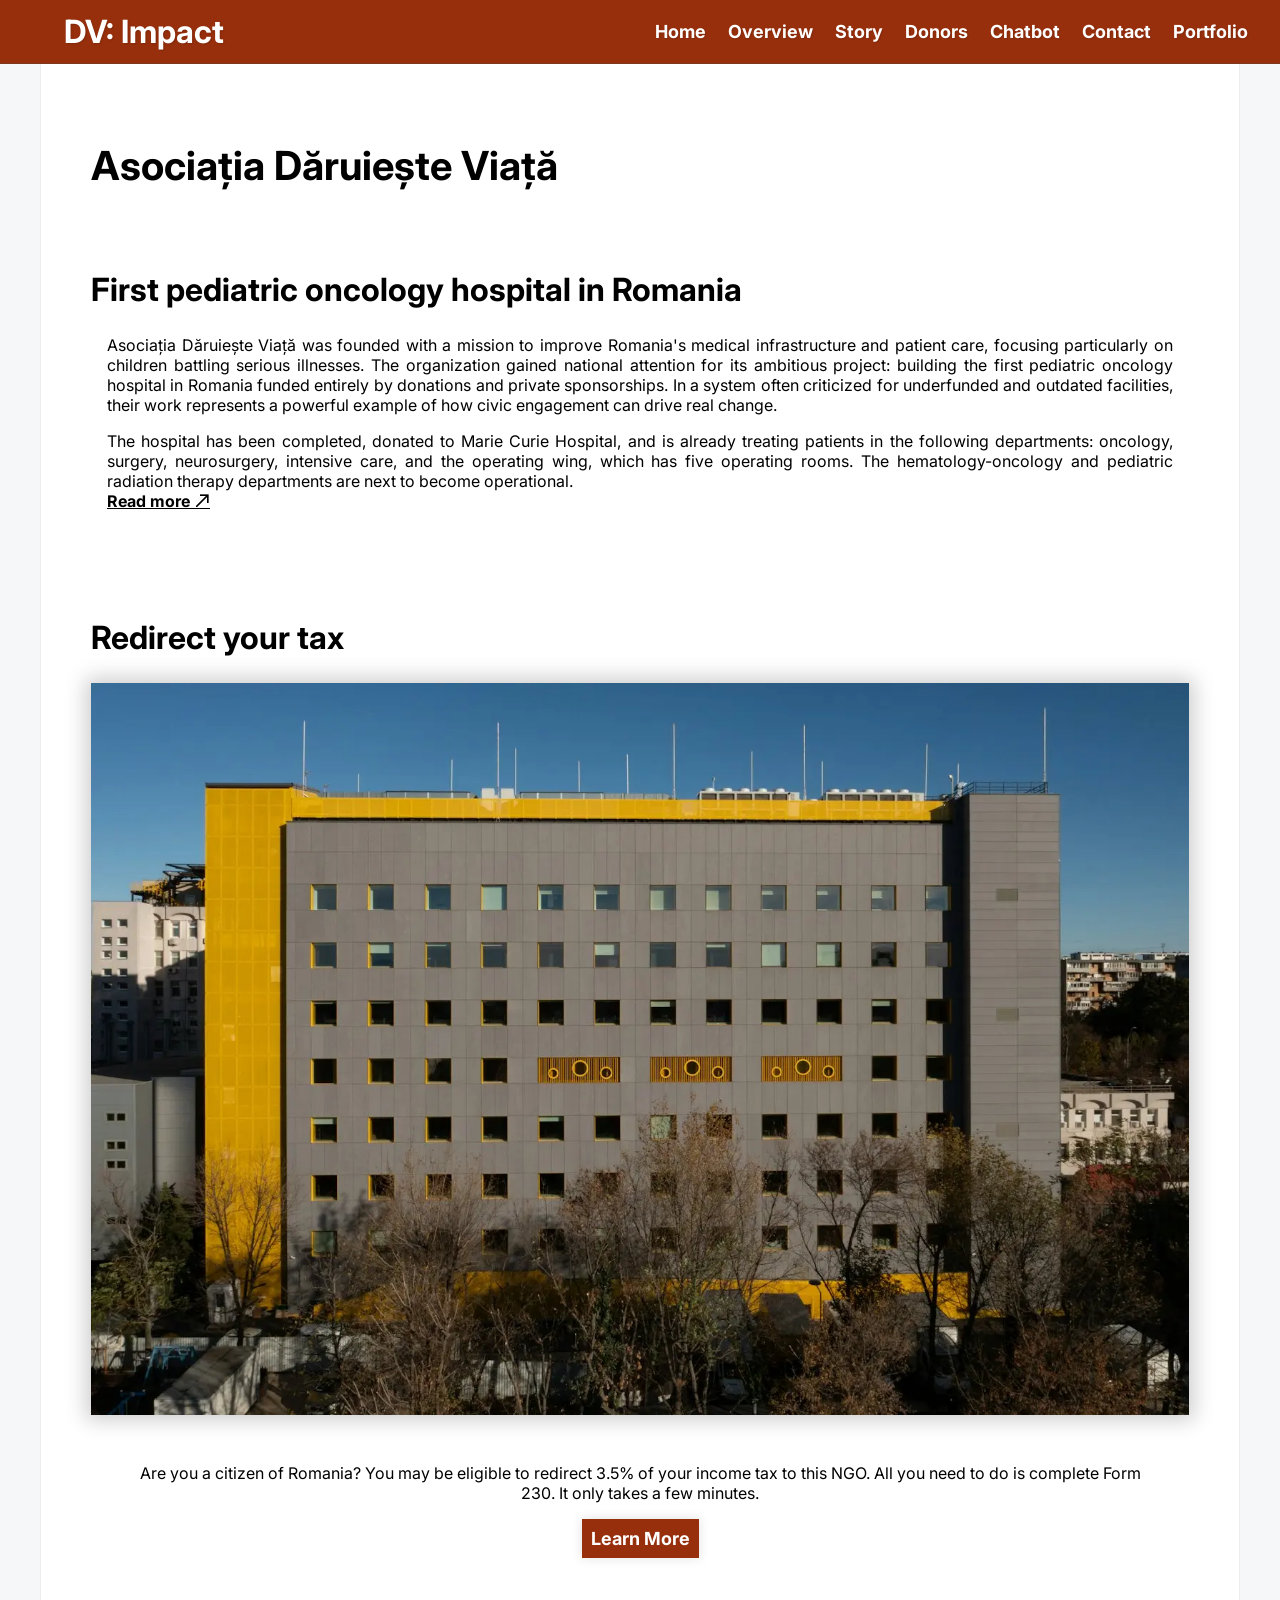
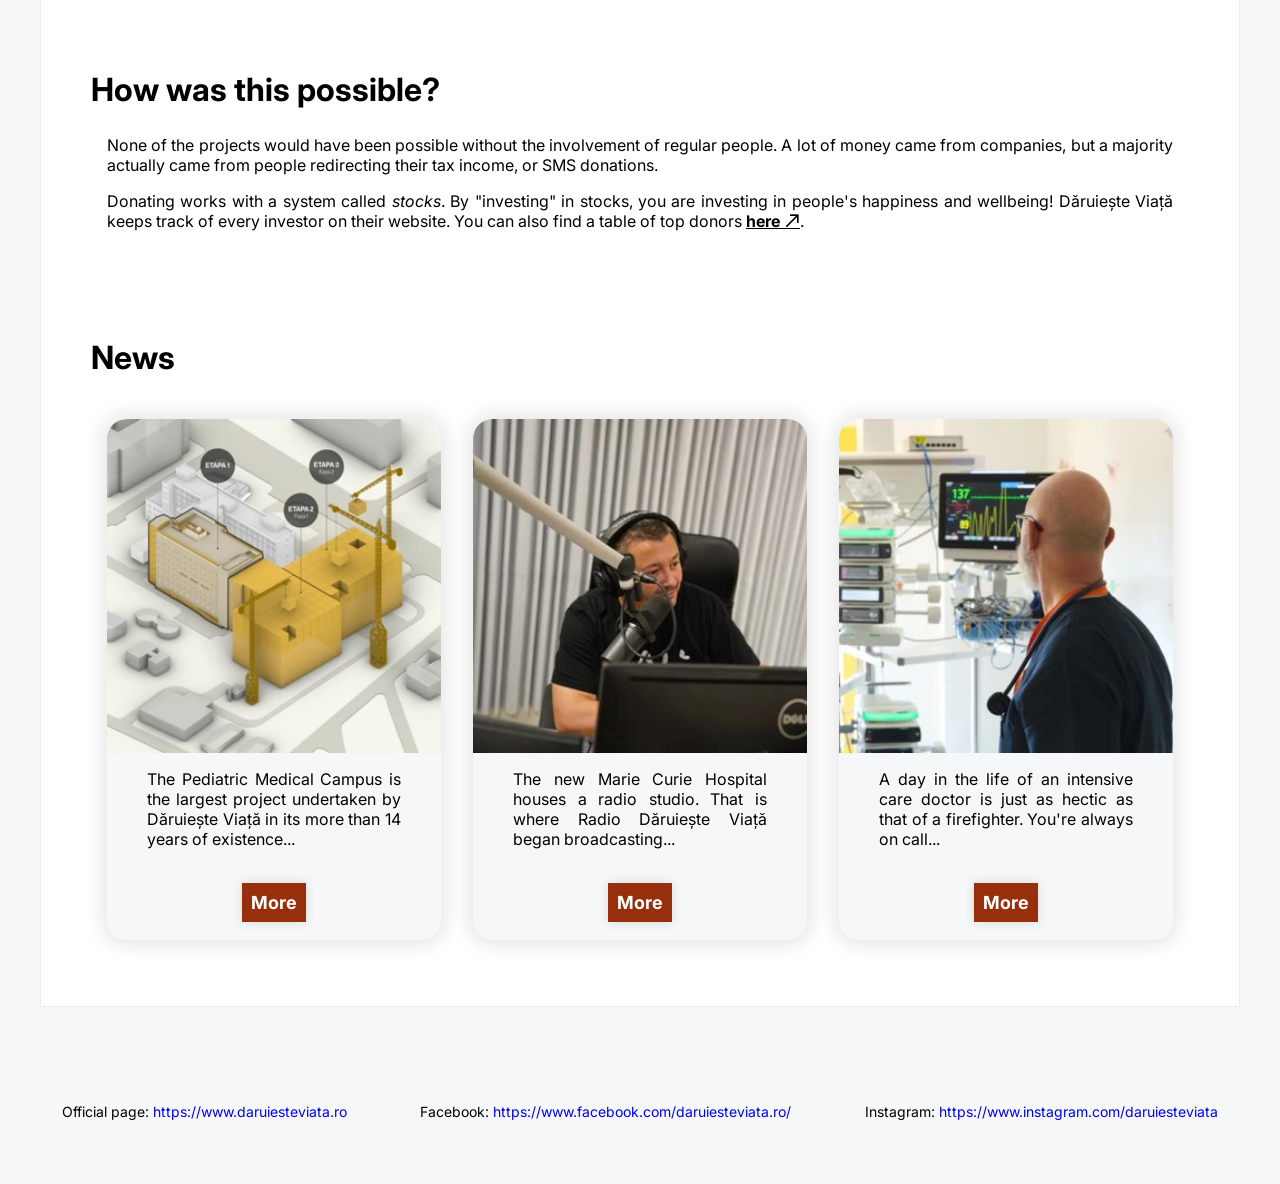
<file: index.html>
<!DOCTYPE html>
<html lang="en">
    <head>
        <meta charset="UTF-8">
        <meta name="viewport" content="width=device-width, initial-scale=1">
        <title>Dăruiește Viață | The Children's Hospital</title>
        <link rel="stylesheet" type="text/css" href="css/style.css"> 

        <link rel="preconnect" href="https://fonts.googleapis.com">
        <link rel="preconnect" href="https://fonts.gstatic.com" crossorigin>
        <link href="https://fonts.googleapis.com/css2?family=Inter:ital,opsz,wght@0,14..32,100..900;1,14..32,100..900&display=swap" rel="stylesheet">
    </head>
    <body id="body">
        <a href="#main-content" class="skip-link">Skip to main content</a>
        <nav>
            <div id="navdiv">
                <a href="index.html" id="navhome">DV: Impact</a>
                <div id="navcontrols">
                    <a href="index.html">Home</a>
                    <a href="overview.html">Overview</a>
                    <a href="content.html">Story</a>
                    <a href="data.html">Donors</a>
                    <a href="chatbot.html">Chatbot</a>
                    <a href="contact.html">Contact</a>
                    <a href="portfolio.html">Portfolio</a>
                </div>
            </div>
        </nav>
        <main id="main-content">
            <div class="maindiv">
                <h1>Asociația Dăruiește Viață</h1>
                <section class="text">
                    <h2>First pediatric oncology hospital in Romania</h2>
                    <p>
                        Asociația Dăruiește Viață was founded with a mission to improve Romania's medical infrastructure and patient care, focusing particularly on children battling serious illnesses. The organization gained national attention for its ambitious project: building the first pediatric oncology hospital in Romania funded entirely by donations and private sponsorships. In a system often criticized for underfunded and outdated facilities, their work represents a powerful example of how civic engagement can drive real change.
                    </p>
                    <p>
                        The hospital has been completed, donated to Marie Curie Hospital, and is already treating patients in the following departments: oncology, surgery, neurosurgery, intensive care, and the operating wing, which has five operating rooms. The hematology-oncology and pediatric radiation therapy departments are next to become operational.
                        <br><a href="content.html" class="redirect">Read more 🡥</a>
                    </p>
                </section>
                <section class="card">
                    <h2>Redirect your tax</h2>
                    <div class="row">
                        <img src="assets/hospital-exterior-1.webp" alt="Exterior of the Marie Curie Hospital">
                        <div class="column">
                            <p style="text-align: center;">
                                Are you a citizen of Romania? You may be eligible to redirect 3.5% of your income tax to this NGO.
                                All you need to do is complete Form 230. It only takes a few minutes.

                            </p>
                            <a href="https://daruiesteviata.ro/redirectioneaza" class="redirect-button">Learn More</a>
                        </div>
                    </div>
                </section>
                <section class="text">
                    <h2>How was this possible?</h2>
                    <p>
                        None of the projects would have been possible without the involvement of regular people. A lot of money came from companies, but a majority actually came from people redirecting their tax income, or SMS donations.
                    </p>
                    <p>
                        Donating works with a system called <i>stocks</i>. By "investing" in stocks, you are investing in people's happiness and wellbeing! Dăruiește Viață keeps track of every investor on their website. You can also find a table of top donors
                        <a href="data.html" class="redirect">here 🡥</a>.   
                    </p>
                </section>
                <section class="card">
                    <h2>News</h2>
                    <div class="row">
                        <div class="newscard">
                            <img loading="lazy" src="assets/hospital-scheme.webp" alt="Scheme of the hospital">
                            <p>The Pediatric Medical Campus is the largest project undertaken by Dăruiește Viață in its more than 14 years of existence...</p>
                            <a href="https://www.daruiesteviata.ro/blog/articol/jurnal-de-campus-munca-din-spatele-muncii" class="redirect-button">More</a>
                        </div>
                        <div class="newscard">
                            <img loading="lazy" src="assets/dv-radio.webp" alt="Radio broadcast">
                            <p>The new Marie Curie Hospital houses a radio studio. That is where Radio Dăruiește Viață began broadcasting...</p>
                            <a href="https://www.daruiesteviata.ro/blog/articol/radio-daruieste-viata-da-voce-binelui" class="redirect-button">More</a>
                        </div>
                        <div class="newscard">
                            <img loading="lazy" src="assets/hospital-doctor.webp" alt="Hospital Doctor">
                            <p>A day in the life of an intensive care doctor is just as hectic as that of a firefighter. You're always on call...</p>
                            <a href="https://www.daruiesteviata.ro/blog/articol/oamenii-spitalului-sectia-ati-anestezie-si-terapie-intensiva" class="redirect-button">More</a>
                        </div>
                    </div>
                </section>
            </div>
        </main>
        <footer>
            <div class="row">
                <div>Official page: <a href="https://www.daruiesteviata.ro">https://www.daruiesteviata.ro</a></div>
                <div>Facebook: <a href="https://www.facebook.com/daruiesteviata.ro/">https://www.facebook.com/daruiesteviata.ro/</a></div>
                <div>Instagram: <a href="https://www.instagram.com/daruiesteviata">https://www.instagram.com/daruiesteviata</a></div>
            </div>
        </footer>
    </body>
    <script src="animation.js"></script>
</html>
</file>
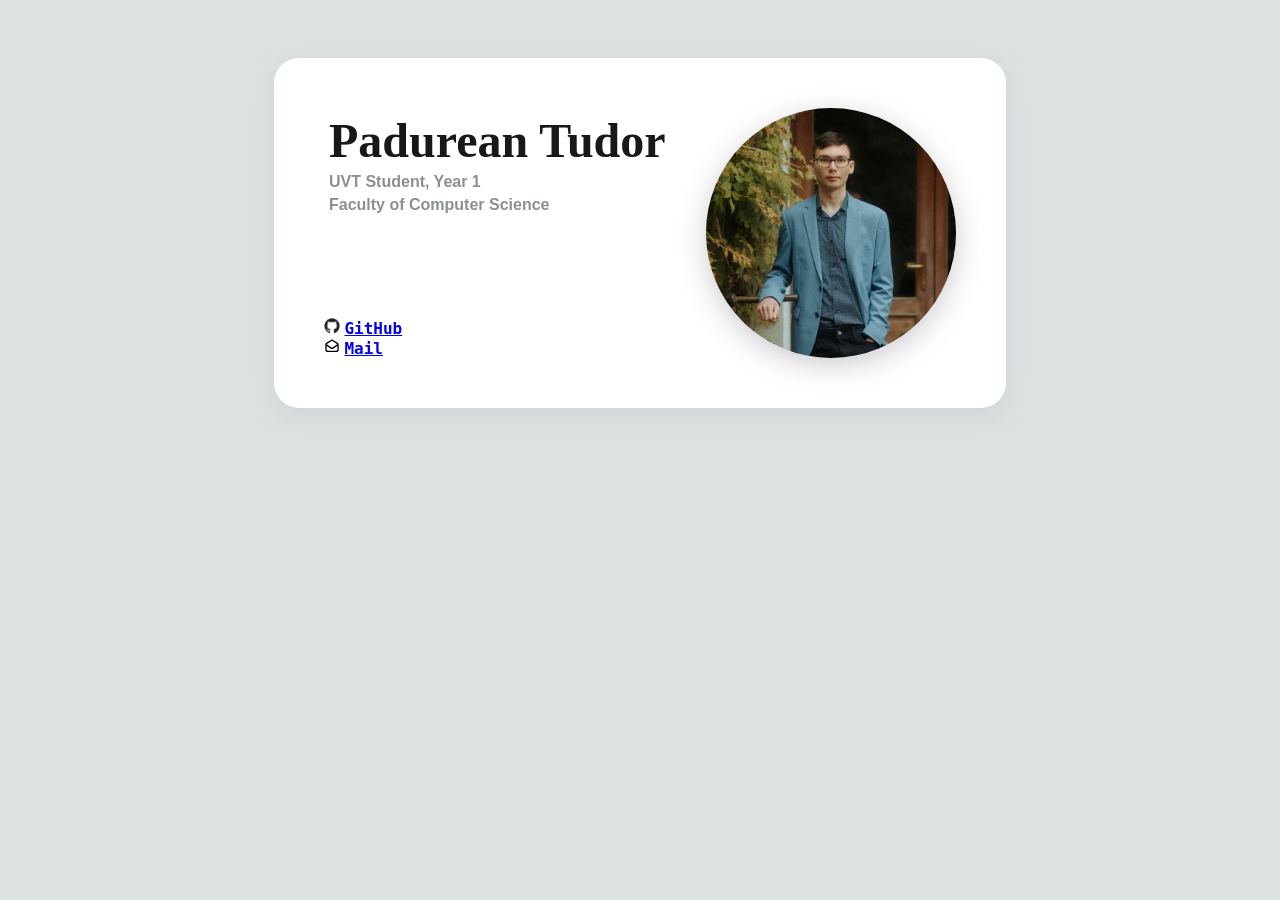
<file: card.html>
<!DOCTYPE html>
<html lang="en">
    <head>
        <title>Business Card</title>
        <meta charset="UTF-8">
        <meta name="viewport" content="width=device-width">
        <link rel="stylesheet" type="text/css" href="card.css"> 
    </head>
    <body style="background-color: #dce1e2;">
        <main>
            <div id="maindiv">
                <div id="card" class="flexrow">
                    <div class="flexcolumn">
                        <div>
                            <h1>Padurean Tudor</h1>
                            <h2>UVT Student, Year 1</h2>
                            <h2>Faculty of Computer Science</h2>
                        </div>
                        
                        <div>
                            <img alt="" src="assets/git_logo.png" class="logo"> 
                            <a class="contact" href="https://github.com/PadureanTudor">GitHub</a>
                            <br>
                            <img alt="" src="assets/mail.svg" class="logo"> 
                            <a class="contact" href="mailto:tudor.padurean06@e-uvt.ro">Mail</a>
                        </div>
                    </div>

                    <img src="assets/me.jpg" alt="An image of me" id="image">
                </div>
            </div>
        </main>
    </body>
</html>
</file>
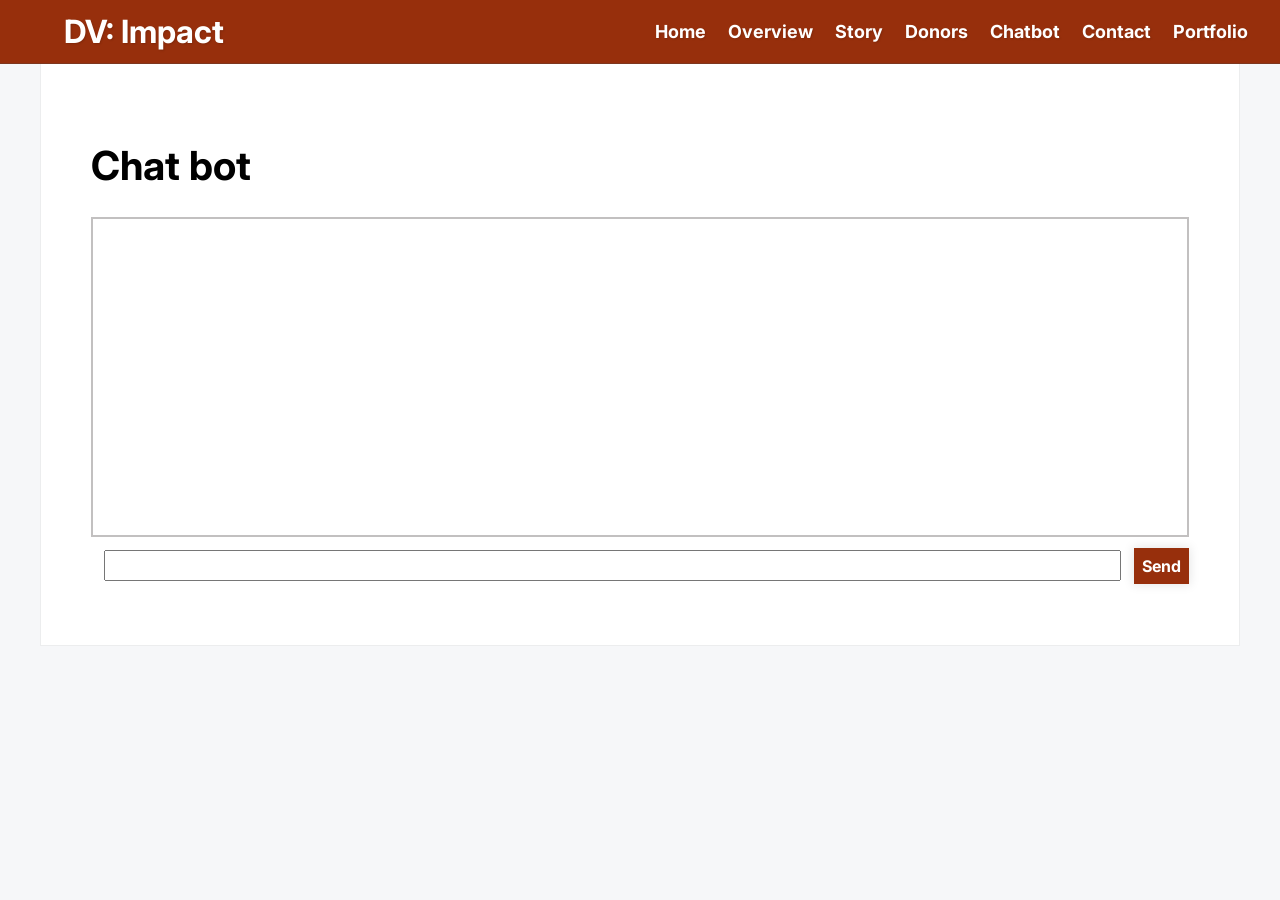
<file: chatbot.html>
<!DOCTYPE html>
<html lang="en">
    <head>
        <meta charset="UTF-8">
        <meta name="viewport" content="width=device-width">
        <title>Dăruiește Viață | The Children's Hospital</title>
        <link rel="stylesheet" type="text/css" href="css/style.css"> 
        <link rel="stylesheet" type="text/css" href="css/chatbot.css"> 

        <link rel="preconnect" href="https://fonts.googleapis.com">
        <link rel="preconnect" href="https://fonts.gstatic.com" crossorigin>
        <link href="https://fonts.googleapis.com/css2?family=Inter:ital,opsz,wght@0,14..32,100..900;1,14..32,100..900&display=swap" rel="stylesheet">
    </head>
    <body id="body">
        <a href="#main-content" class="skip-link">Skip to main content</a>
        <nav>
            <div id="navdiv">
                <a href="index.html" id="navhome">DV: Impact</a>
                <div id="navcontrols">
                    <a href="index.html">Home</a>
                    <a href="overview.html">Overview</a>
                    <a href="content.html">Story</a>
                    <a href="data.html">Donors</a>
                    <a href="chatbot.html">Chatbot</a>
                    <a href="contact.html">Contact</a>
                    <a href="portfolio.html">Portfolio</a>
                </div>
            </div>
        </nav>
        <main id="main-content">
            <div class="maindiv">
                <h1>Chat bot</h1>
                <form id="chatbot-form" method="post" action="#" aria-label="Chatbot form">
                    <div id="messages" class="column"></div>
                    <div class="row">
                        <textarea id="chatbox" rows="1"></textarea>
                        <button id="send-message" type="submit">Send</button>
                    </div>
                </form>
            </div>
        </main>
        <script src="chatbot.js"></script>
    <script src="animation.js"></script>
    </body>
</html>
</file>
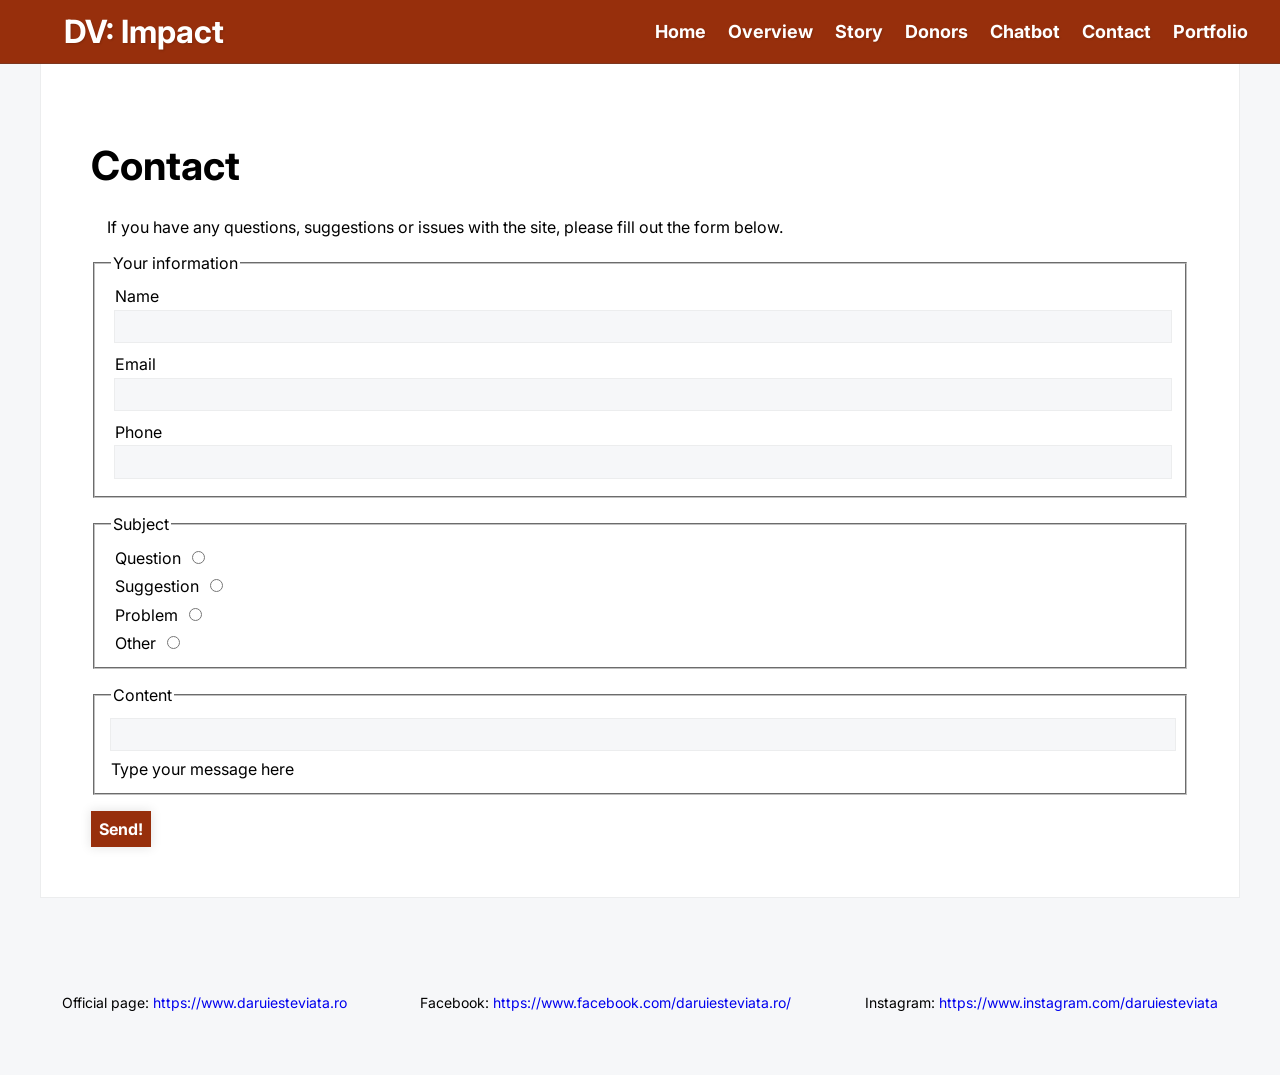
<file: contact.html>
<!DOCTYPE html>
<html lang="en">
    <head>
        <meta charset="UTF-8">
        <meta name="viewport" content="width=device-width">
        <title>Dăruiește Viață | The Children's Hospital</title>
        <link rel="stylesheet" type="text/css" href="css/style.css"> 

        <link rel="preconnect" href="https://fonts.googleapis.com">
        <link rel="preconnect" href="https://fonts.gstatic.com" crossorigin>
        <link href="https://fonts.googleapis.com/css2?family=Inter:ital,opsz,wght@0,14..32,100..900;1,14..32,100..900&display=swap" rel="stylesheet">
        <style>
            textarea {
                resize:none;
            }
        </style>
    </head>
    <body id="body">
        <a href="#main-content" class="skip-link">Skip to main content</a>
        <nav>
            <div id="navdiv">
                <a href="index.html" id="navhome">DV: Impact</a>
                <div id="navcontrols">
                    <a href="index.html">Home</a>
                    <a href="overview.html">Overview</a>
                    <a href="content.html">Story</a>
                    <a href="data.html">Donors</a>
                    <a href="chatbot.html">Chatbot</a>
                    <a href="contact.html">Contact</a>
                    <a href="portfolio.html">Portfolio</a>
                </div>
            </div>
        </nav>
        <main id="main-content">
            <div class="maindiv">
                <h1>Contact</h1>
                <p>
                    If you have any questions, suggestions or issues with the site, please fill out the form below.
                </p>
                <form method="post" action="#" aria-label="Contact form">
                    <fieldset id="contact-fieldset">
                        <legend>Your information</legend>
                        <div>
                            <label for="name">Name</label>
                            <input class="textinput" type="text" id="name" name="name" required>
                        </div>
                        <div>
                            <label for="email">Email</label>
                            <input class="textinput" type="email" id="email" name="email" required>
                        </div>
                        <div>
                            <label for="phone">Phone</label>
                            <input class="textinput" type="tel" id="phone" name="phone">
                        </div>
                    </fieldset>
                    <fieldset>
                        <legend>Subject</legend>
                        <div>
                            <label for="btn-question">Question</label>
                            <input type="radio" id="btn-question" name="subject" value="question" required>
                        </div>
                        <div>
                            <label for="btn-suggestion">Suggestion</label>
                            <input type="radio" id="btn-suggestion" name="subject" value="suggestion">
                        </div>
                        <div>
                            <label for="btn-problem">Problem</label>
                            <input type="radio" id="btn-problem" name="subject" value="problem">
                        </div>
                        <div>
                            <label for="btn-other">Other</label>
                            <input type="radio" id="btn-other" name="subject" value="other">
                        </div>
                    </fieldset>
                    <fieldset>
                        <legend>Content</legend>
                        <textarea class="textinput" id="message" name="message" aria-describedby="subject-hint" required></textarea>
                        <p id="subject-hint">Type your message here</p>
                    </fieldset>
                    <button type="submit">Send!</button>
                </form>
            </div>
        </main>
        <footer>
            <div class="row">
                <div>Official page: <a href="https://www.daruiesteviata.ro">https://www.daruiesteviata.ro</a></div>
                <div>Facebook: <a href="https://www.facebook.com/daruiesteviata.ro/">https://www.facebook.com/daruiesteviata.ro/</a></div>
                <div>Instagram: <a href="https://www.instagram.com/daruiesteviata">https://www.instagram.com/daruiesteviata</a></div>
            </div>
        </footer>
    <script src="animation.js"></script>
    </body>
</html>
</file>
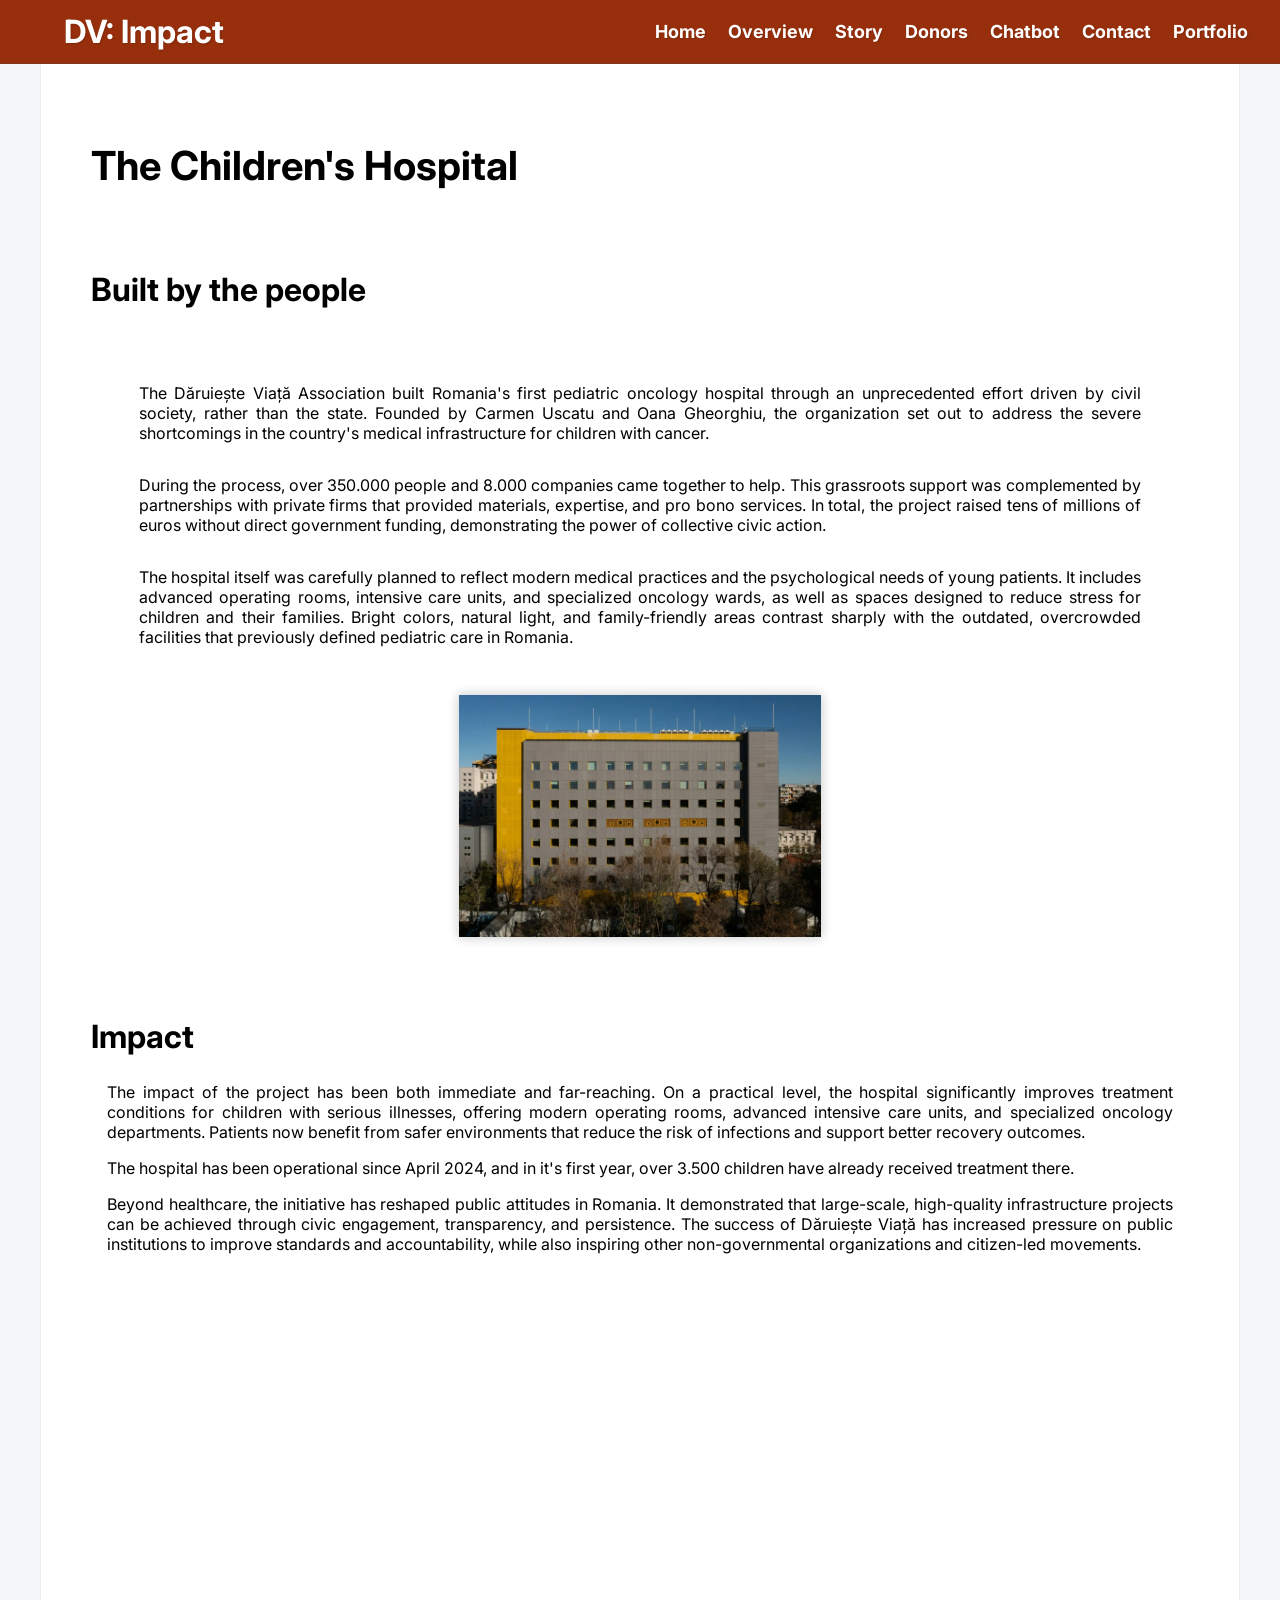
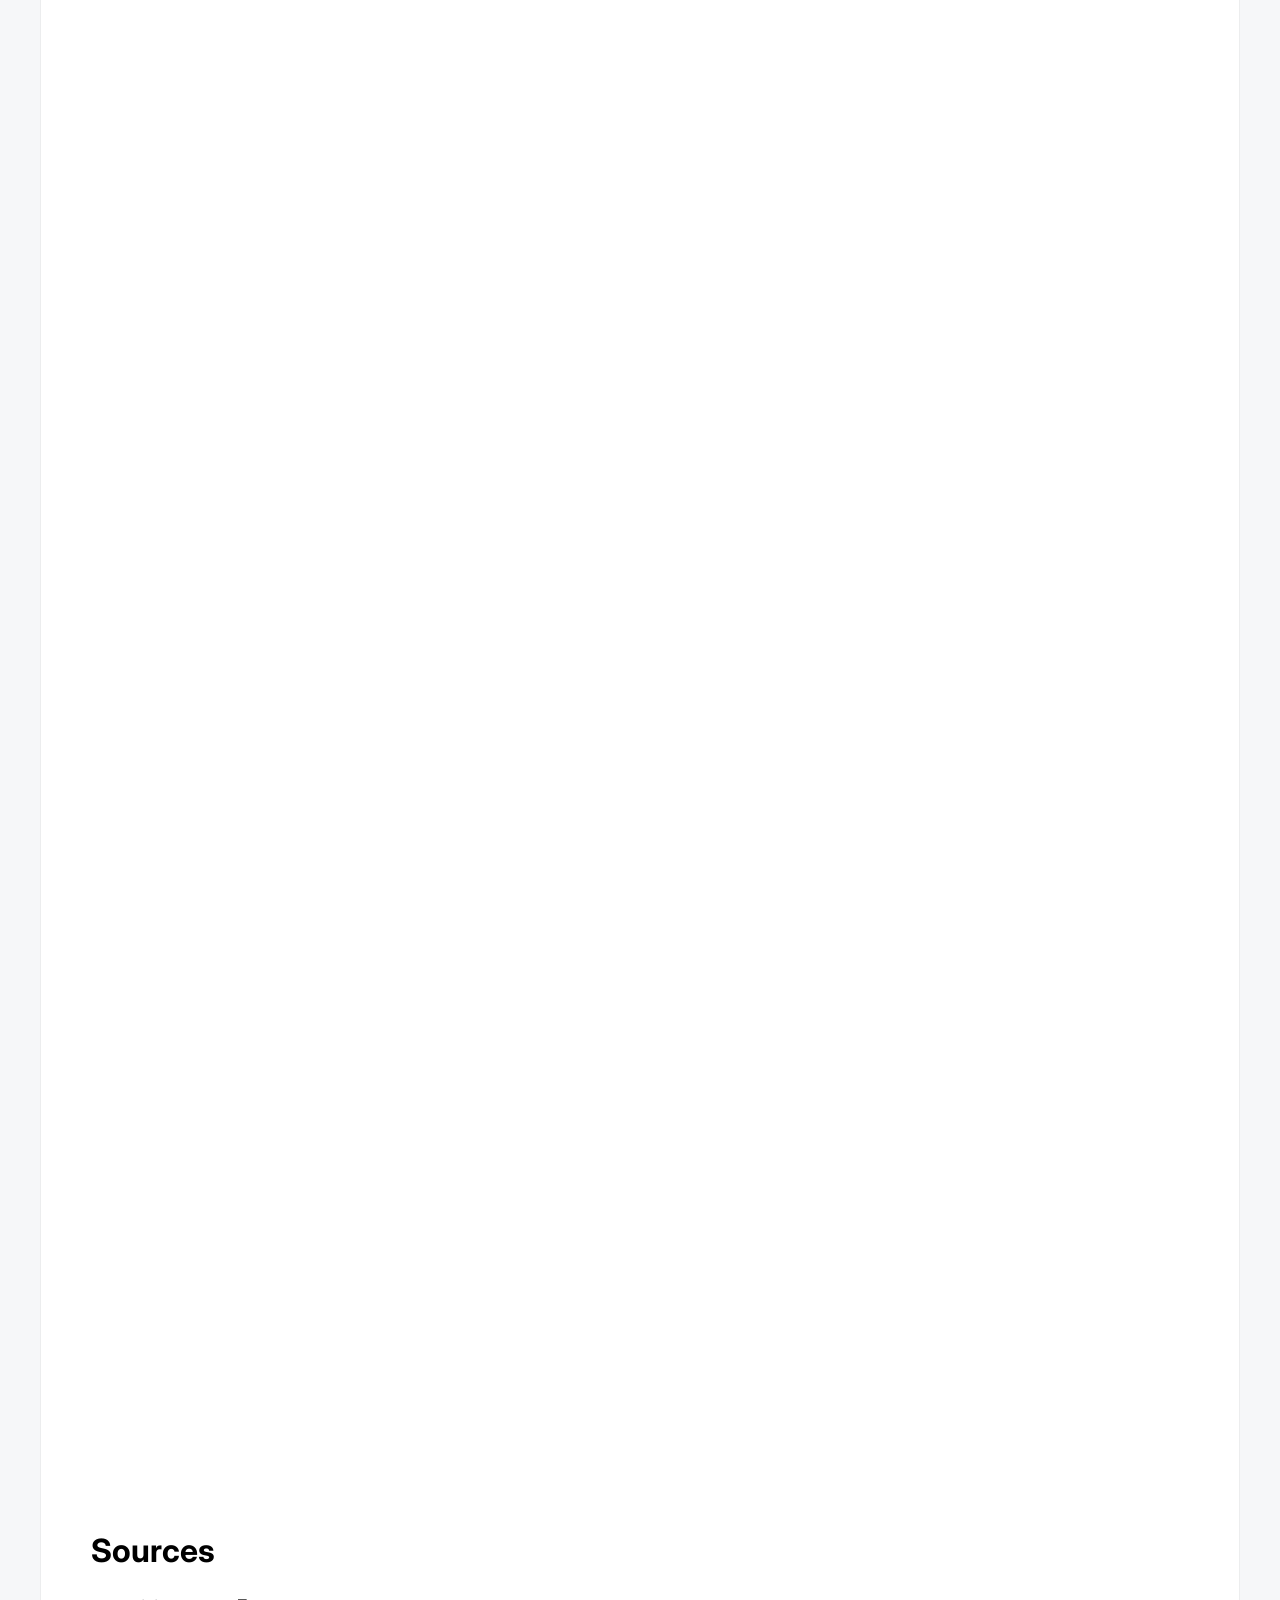
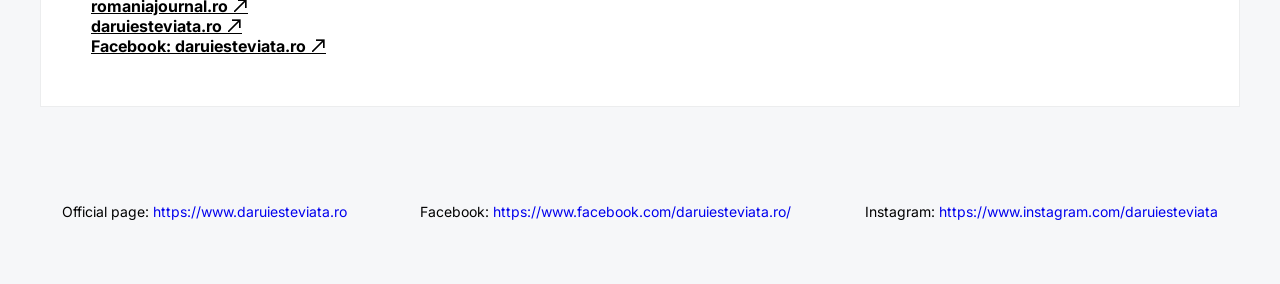
<file: content.html>
<!DOCTYPE html>
<html lang="en">
    <head>
        <meta charset="UTF-8">
        <meta name="viewport" content="width=device-width">
        <title>Dăruiește Viață | The Children's Hospital</title>
        <link rel="stylesheet" type="text/css" href="css/style.css"> 

        <link rel="preconnect" href="https://fonts.googleapis.com">
        <link rel="preconnect" href="https://fonts.gstatic.com" crossorigin>
        <link href="https://fonts.googleapis.com/css2?family=Inter:ital,opsz,wght@0,14..32,100..900;1,14..32,100..900&display=swap" rel="stylesheet">
    </head>
    <body id="body">
        <a href="#main-content" class="skip-link">Skip to main content</a>
        <nav>
            <div id="navdiv">
                <a href="index.html" id="navhome">DV: Impact</a>
                <div id="navcontrols">
                    <a href="index.html">Home</a>
                    <a href="overview.html">Overview</a>
                    <a href="content.html">Story</a>
                    <a href="data.html">Donors</a>
                    <a href="chatbot.html">Chatbot</a>
                    <a href="contact.html">Contact</a>
                    <a href="portfolio.html">Portfolio</a>
                </div>
            </div>
        </nav>
        <main id="main-content">
            <div class="maindiv">
                <h1>The Children's Hospital</h1>
                <section>
                    <h2>Built by the people</h2>
                    <div class="row">
                        <div class="column">
                            <p>
                                The Dăruiește Viață Association built Romania's first pediatric oncology hospital through an unprecedented effort driven by civil society, rather than the state. Founded by Carmen Uscatu and Oana Gheorghiu, the organization set out to address the severe shortcomings in the country's medical infrastructure for children with cancer.
                            </p>
                            <p>
                                During the process, over 350.000 people and 8.000 companies came together to help. This grassroots support was complemented by partnerships with private firms that provided materials, expertise, and pro bono services. In total, the project raised tens of millions of euros without direct government funding, demonstrating the power of collective civic action.
                            </p>
                            <p>
                                The hospital itself was carefully planned to reflect modern medical practices and the psychological needs of young patients. It includes advanced operating rooms, intensive care units, and specialized oncology wards, as well as spaces designed to reduce stress for children and their families. Bright colors, natural light, and family-friendly areas contrast sharply with the outdated, overcrowded facilities that previously defined pediatric care in Romania.
                            </p>
                        </div>
                        <img src="assets/hospital-exterior-1.webp" class="aside" alt="Hospital exterior">
                    </div>
                </section>
                <section class="text">
                    <h2>Impact</h2>
                    <p>
                        The impact of the project has been both immediate and far-reaching. On a practical level, the hospital significantly improves treatment conditions for children with serious illnesses, offering modern operating rooms, advanced intensive care units, and specialized oncology departments. Patients now benefit from safer environments that reduce the risk of infections and support better recovery outcomes.
                    </p>
                    <p>
                        The hospital has been operational since April 2024, and in it's first year, over 3.500 children have already received treatment there.
                    </p>
                    <p>
                        Beyond healthcare, the initiative has reshaped public attitudes in Romania. It demonstrated that large-scale, high-quality infrastructure projects can be achieved through civic engagement, transparency, and persistence. The success of Dăruiește Viață has increased pressure on public institutions to improve standards and accountability, while also inspiring other non-governmental organizations and citizen-led movements.
                    </p>
                </section>
                <section>
                    <h2>Gallery</h2>
                    <div class="gallery">
                        <img loading="lazy" src="assets/gallery-1.webp" alt="Hospital exterior">
                        <img loading="lazy" src="assets/gallery-2.webp" alt="Doctor next to hospital equipment">
                        <img loading="lazy" src="assets/gallery-3.webp" alt="Doctor sitting next to sick child">
                        <img loading="lazy" src="assets/gallery-4.webp" alt="Board room meeting">
                    </div>
                </section>
                <section>
                    <h2>A concrete case</h2>
                    <div class="row">
                        <img loading="lazy" src="assets/andreea.webp" class="aside" alt="Andreea, playing in the hospital ward">
                        <div class="column">
                            <p>
                                All the numbers so far have been impressive, but it's impossible the grasp the impact this project without talking about a concrete case. Let's talk about Andreea, a little girl aged two and a half. She was actually the first patient transferred into the new hospital when it became operational in April 2024.
                            </p>
                            <p>
                                Before the move, she had been hospitalized in the old neurosurgery ward of the Marie Curie Children's Hospital, where conditions were extremely cramped, described as being about the size of a small apartment. When she arrived in the new building, the difference was immediate: within a short time, she was already able to play with another child, something that hadn't been possible before in the overcrowded environment.
                            </p>
                        </div>
                    </div>
                </section>
                <section class="text">
                    <h2>Other Projects</h2>
                    <p>Other than the hospital, the Association has already achieved many other things, such as:</p>
                    <ul>
                        <li>Given equipment to dozens of hospitals across the country</li>
                        <li>Built 20 sterile rooms for the purpose of organ transplantation</li>
                        <li>Renovated oncology sections of hospitals in Bucharest, Timișoara, Brașov and Cluj</li>
                        <li>Helped pass legislation that allowed pacients to get better treatment in other coutries</li>
                    </ul>
                    <p>If you are interested in these projects, consider supporting the Association</p>
                    <a href="https://www.daruiesteviata.ro/investeste" class="redirect-button">Click Here</a>
                </section>
                <section class="text">
                    <h2>Sources</h2>
                    <a class="redirect" href="https://www.romaniajournal.ro/society-people/daruieste-viata-hospital-starts-treating-the-first-children">romaniajournal.ro 🡥</a><br>
                    <a class="redirect" href="https://www.daruiesteviata.ro/redirectioneaza">daruiesteviata.ro 🡥</a><br>
                    <a class="redirect" href="https://www.facebook.com/daruiesteviata.ro">Facebook: daruiesteviata.ro 🡥</a><br>
                </section>
            </div>
        </main>
        <footer>
            <div class="row">
                <div>Official page: <a href="https://www.daruiesteviata.ro">https://www.daruiesteviata.ro</a></div>
                <div>Facebook: <a href="https://www.facebook.com/daruiesteviata.ro/">https://www.facebook.com/daruiesteviata.ro/</a></div>
                <div>Instagram: <a href="https://www.instagram.com/daruiesteviata">https://www.instagram.com/daruiesteviata</a></div>
            </div>
        </footer>
    <script src="animation.js"></script>
    </body>
</html>
</file>
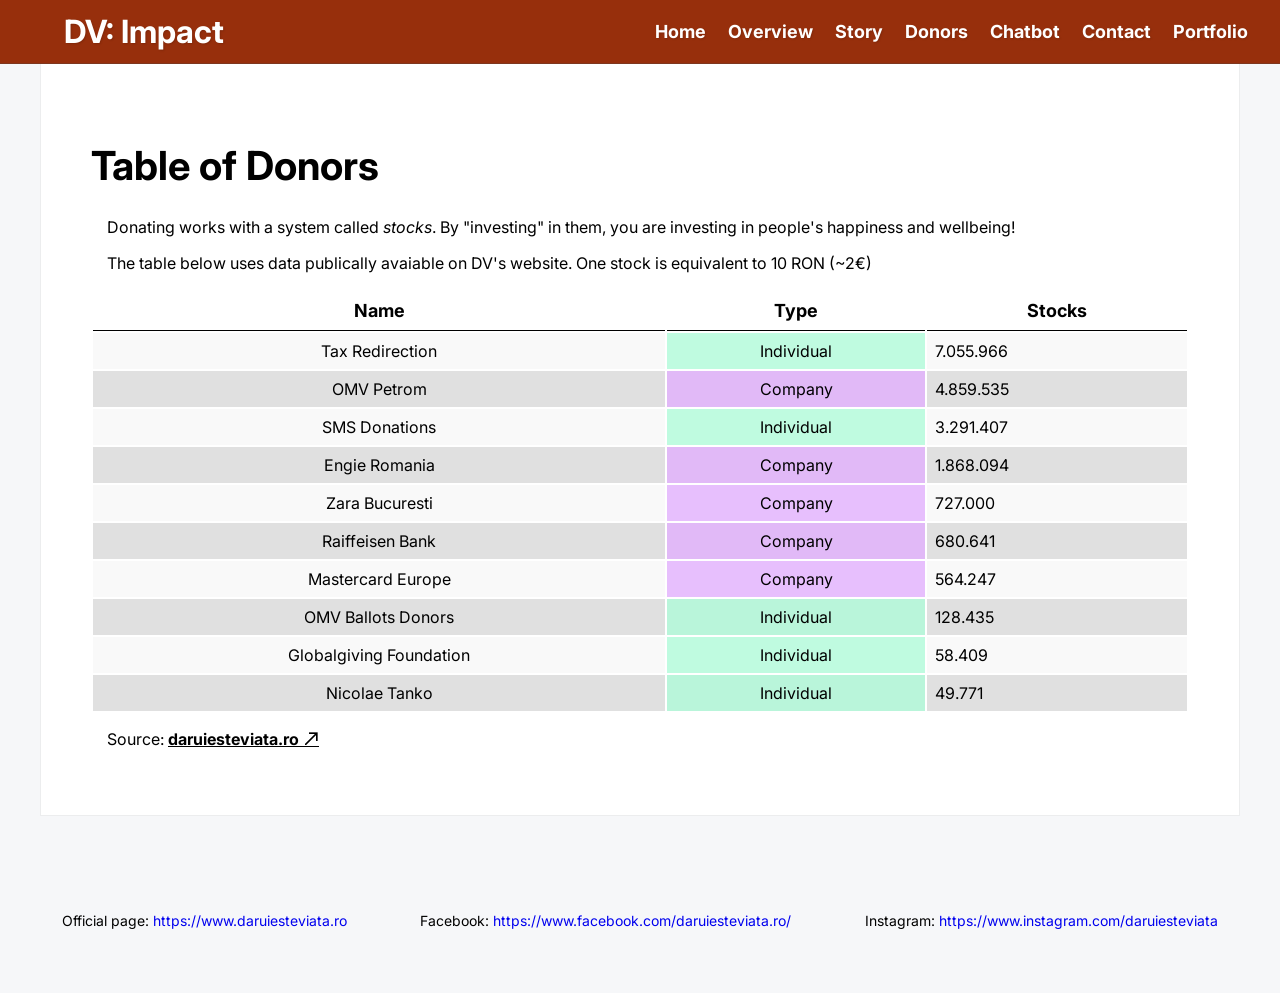
<file: data.html>
<!DOCTYPE html>
<html lang="en">
    <head>
        <meta charset="UTF-8">
        <meta name="viewport" content="width=device-width">
        <title>Dăruiește Viață | The Children's Hospital</title>
        <link rel="stylesheet" type="text/css" href="css/style.css"> 

        <link rel="preconnect" href="https://fonts.googleapis.com">
        <link rel="preconnect" href="https://fonts.gstatic.com" crossorigin>
        <link href="https://fonts.googleapis.com/css2?family=Inter:ital,opsz,wght@0,14..32,100..900;1,14..32,100..900&display=swap" rel="stylesheet">
    </head>
    <body id="body">
        <a href="#main-content" class="skip-link">Skip to main content</a>
        <nav>
            <div id="navdiv">
                <a href="index.html" id="navhome">DV: Impact</a>
                <div id="navcontrols">
                    <a href="index.html">Home</a>
                    <a href="overview.html">Overview</a>
                    <a href="content.html">Story</a>
                    <a href="data.html">Donors</a>
                    <a href="chatbot.html">Chatbot</a>
                    <a href="contact.html">Contact</a>
                    <a href="portfolio.html">Portfolio</a>
                </div>
            </div>
        </nav>
        <main id="main-content">
            <div class="maindiv">
                <h1>Table of Donors</h1>
                <p>
                    Donating works with a system called <i>stocks</i>. By "investing" in them, you are investing in people's happiness and wellbeing!
                </p>
                <p>
                    The table below uses data publically avaiable on DV's website. One stock is equivalent to 10 RON (~2€)
                </p>
                <table>
                    <thead>
                        <tr>
                            <th scope="col">Name</th>
                            <th scope="col">Type</th>
                            <th scope="col">Stocks</th>
                        </tr>
                    </thead>
                    <tbody class="donorTable">
                        <tr>
                            <td>Tax Redirection</td>
                            <td class="pf">Individual</td>
                            <td>7.055.966</td>
                        </tr>
                        <tr>
                            <td>OMV Petrom</td>
                            <td class="pj">Company</td>
                            <td>4.859.535</td>
                        </tr>
                        <tr>
                            <td>SMS Donations</td>
                            <td class="pf">Individual</td>
                            <td>3.291.407</td>
                        </tr>
                        <tr>
                            <td>Engie Romania</td>
                            <td class="pj">Company</td>
                            <td>1.868.094</td>
                        </tr>
                        <tr>
                            <td>Zara Bucuresti</td>
                            <td class="pj">Company</td>
                            <td>727.000</td>
                        </tr>
                        <tr>
                            <td>Raiffeisen Bank</td>
                            <td class="pj">Company</td>
                            <td>680.641</td>
                        </tr>
                        <tr>
                            <td>Mastercard Europe</td>
                            <td class="pj">Company</td>
                            <td>564.247</td>
                        </tr>
                        <tr>
                            <td>OMV Ballots Donors</td>
                            <td class="pf">Individual</td>
                            <td>128.435</td>
                        </tr>
                        <tr>
                            <td>Globalgiving Foundation</td>
                            <td class="pf">Individual</td>
                            <td>58.409</td>
                        </tr>
                        <tr>
                            <td>Nicolae Tanko</td>
                            <td class="pf">Individual</td>
                            <td>49.771</td>
                        </tr>
                    </tbody>
                </table>
                <p>Source: <a class="redirect" href="https://www.daruiesteviata.ro/actiunile-tale">daruiesteviata.ro 🡥</a></p>
            </div>
        </main>
        <footer>
            <div class="row">
                <div>Official page: <a href="https://www.daruiesteviata.ro">https://www.daruiesteviata.ro</a></div>
                <div>Facebook: <a href="https://www.facebook.com/daruiesteviata.ro/">https://www.facebook.com/daruiesteviata.ro/</a></div>
                <div>Instagram: <a href="https://www.instagram.com/daruiesteviata">https://www.instagram.com/daruiesteviata</a></div>
            </div>
        </footer>
    <script src="animation.js"></script>
    </body>
</html>
</file>
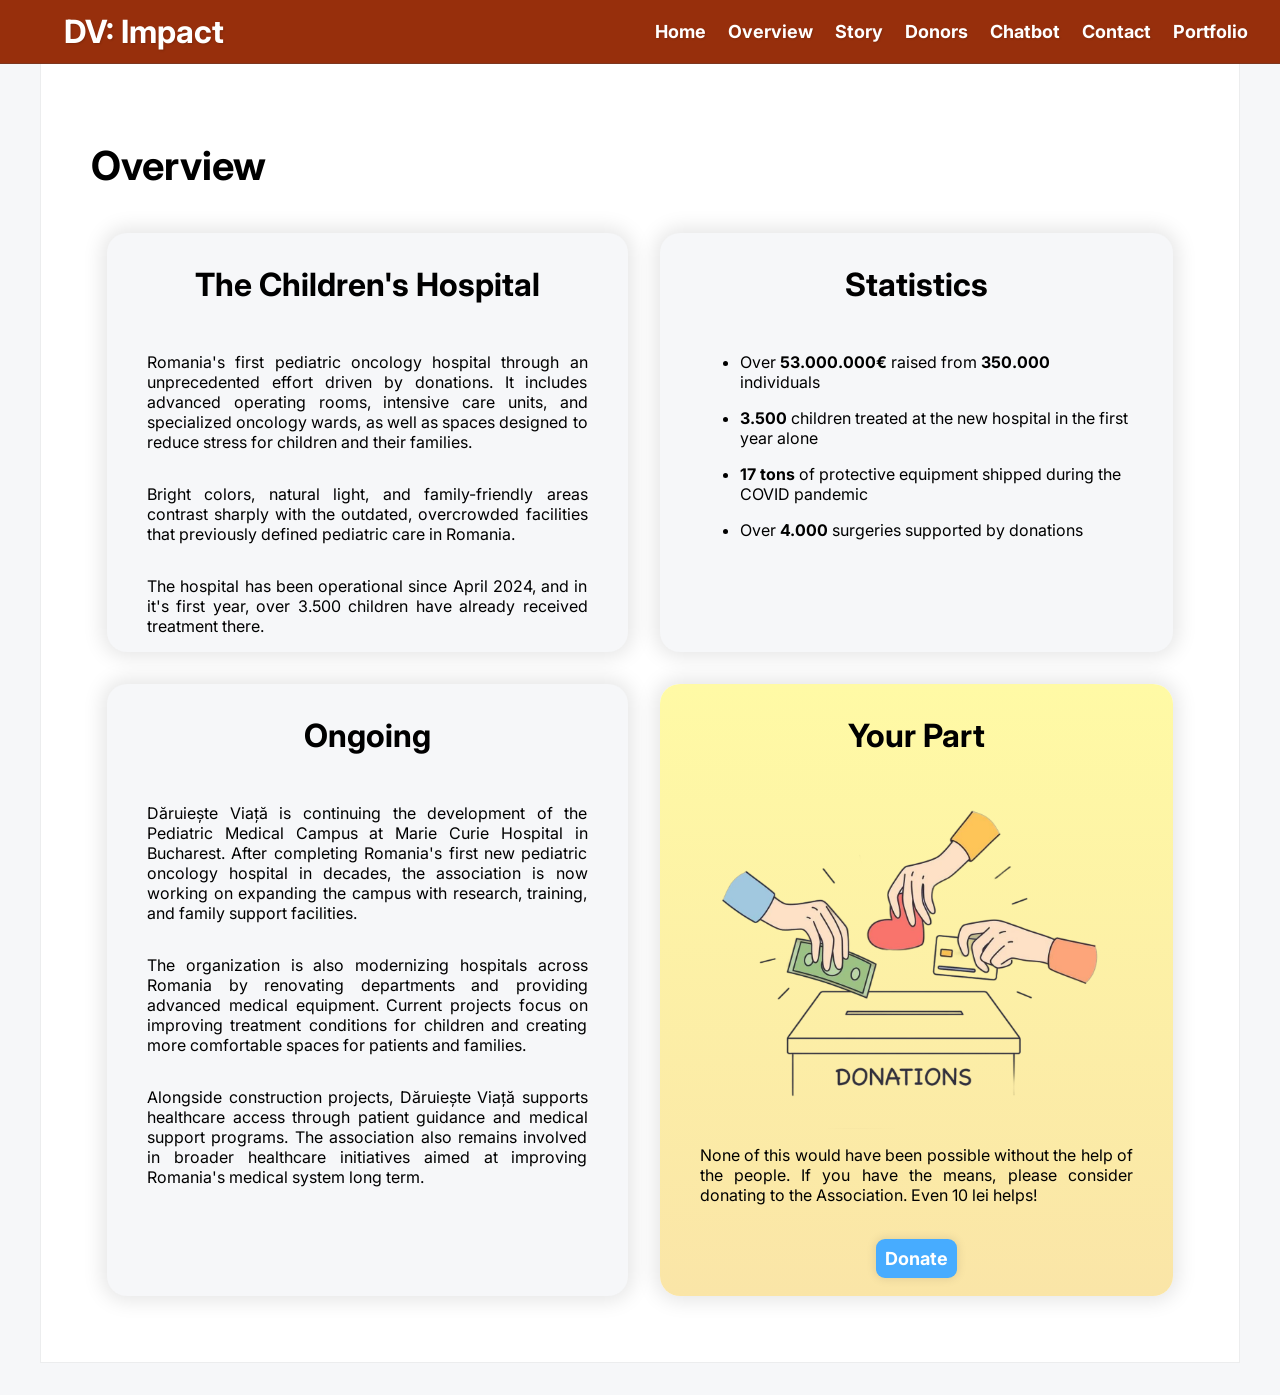
<file: overview.html>
<!DOCTYPE html>
<html lang="en">
    <head>
        <meta charset="UTF-8">
        <meta name="viewport" content="width=device-width">
        <title>Dăruiește Viață | The Children's Hospital</title>
        <link rel="stylesheet" type="text/css" href="css/style.css"> 

        <link rel="preconnect" href="https://fonts.googleapis.com">
        <link rel="preconnect" href="https://fonts.gstatic.com" crossorigin>
        <link href="https://fonts.googleapis.com/css2?family=Inter:ital,opsz,wght@0,14..32,100..900;1,14..32,100..900&display=swap" rel="stylesheet">
    </head>
    <body id="body">
        <a href="#main-content" class="skip-link">Skip to main content</a>
        <nav>
            <div id="navdiv">
                <a href="index.html" id="navhome">DV: Impact</a>
                <div id="navcontrols">
                    <a href="index.html">Home</a>
                    <a href="overview.html">Overview</a>
                    <a href="content.html">Story</a>
                    <a href="data.html">Donors</a>
                    <a href="chatbot.html">Chatbot</a>
                    <a href="contact.html">Contact</a>
                    <a href="portfolio.html">Portfolio</a>
                </div>
            </div>
        </nav>
        <main id="main-content">
            <div class="maindiv">
                <h1>Overview</h1>
                <div class="card">
                    <div class="responsive-grid">
                        <div class="newscard">
                            <h2>The Children's Hospital</h2>
                            <p>Romania's first pediatric oncology hospital through an unprecedented effort driven by donations. It includes advanced operating rooms, intensive care units, and specialized oncology wards, as well as spaces designed to reduce stress for children and their families. 
                            <p>Bright colors, natural light, and family-friendly areas contrast sharply with the outdated, overcrowded facilities that previously defined pediatric care in Romania. </p>
                        <p>The hospital has been operational since April 2024, and in it's first year, over 3.500 children have already received treatment there. </p>
                        </div>
                        <div class="newscard">
                            <h2>Statistics</h2>
                            <ul>
                                <li>Over <b>53.000.000€</b> raised from <b>350.000</b> individuals</li>
                                <li><b>3.500</b> children treated at the new hospital in the first year alone</li>
                                <li><b>17 tons</b> of protective equipment shipped during the COVID pandemic</li>
                                <li>Over <b>4.000</b> surgeries supported by donations</li>
                            </ul>
                        </div>
                        <div class="newscard">
                            <h2>Ongoing</h2>
                            <p>Dăruiește Viață is continuing the development of the Pediatric Medical Campus at Marie Curie Hospital in Bucharest. After completing Romania's first new pediatric oncology hospital in decades, the association is now working on expanding the campus with research, training, and family support facilities.</p>
                            <p>The organization is also modernizing hospitals across Romania by renovating departments and providing advanced medical equipment. Current projects focus on improving treatment conditions for children and creating more comfortable spaces for patients and families.</p> 
                            <p>Alongside construction projects, Dăruiește Viață supports healthcare access through patient guidance and medical support programs. The association also remains involved in broader healthcare initiatives aimed at improving Romania's medical system long term.</p>
                        </div>
                        <div class="newscard" style="background: linear-gradient(#fffaa5, #fae5a7);">
                            <h2>Your Part</h2>
                            <img src="assets/donation_nobg.webp" alt="Donation box">
                            <p>None of this would have been possible without the help of the people. If you have the means, please consider donating to the Association. Even 10 lei helps!</p>
                            <a href="https://www.daruiesteviata.ro/investeste" class="redirect-button" style="border-radius: 0.5em; background: #47acff;">Donate</a>
                        </div>
                    </div>
                </div>
            </div>
        </main>
    <script src="animation.js"></script>
    </body>
</html>
</file>
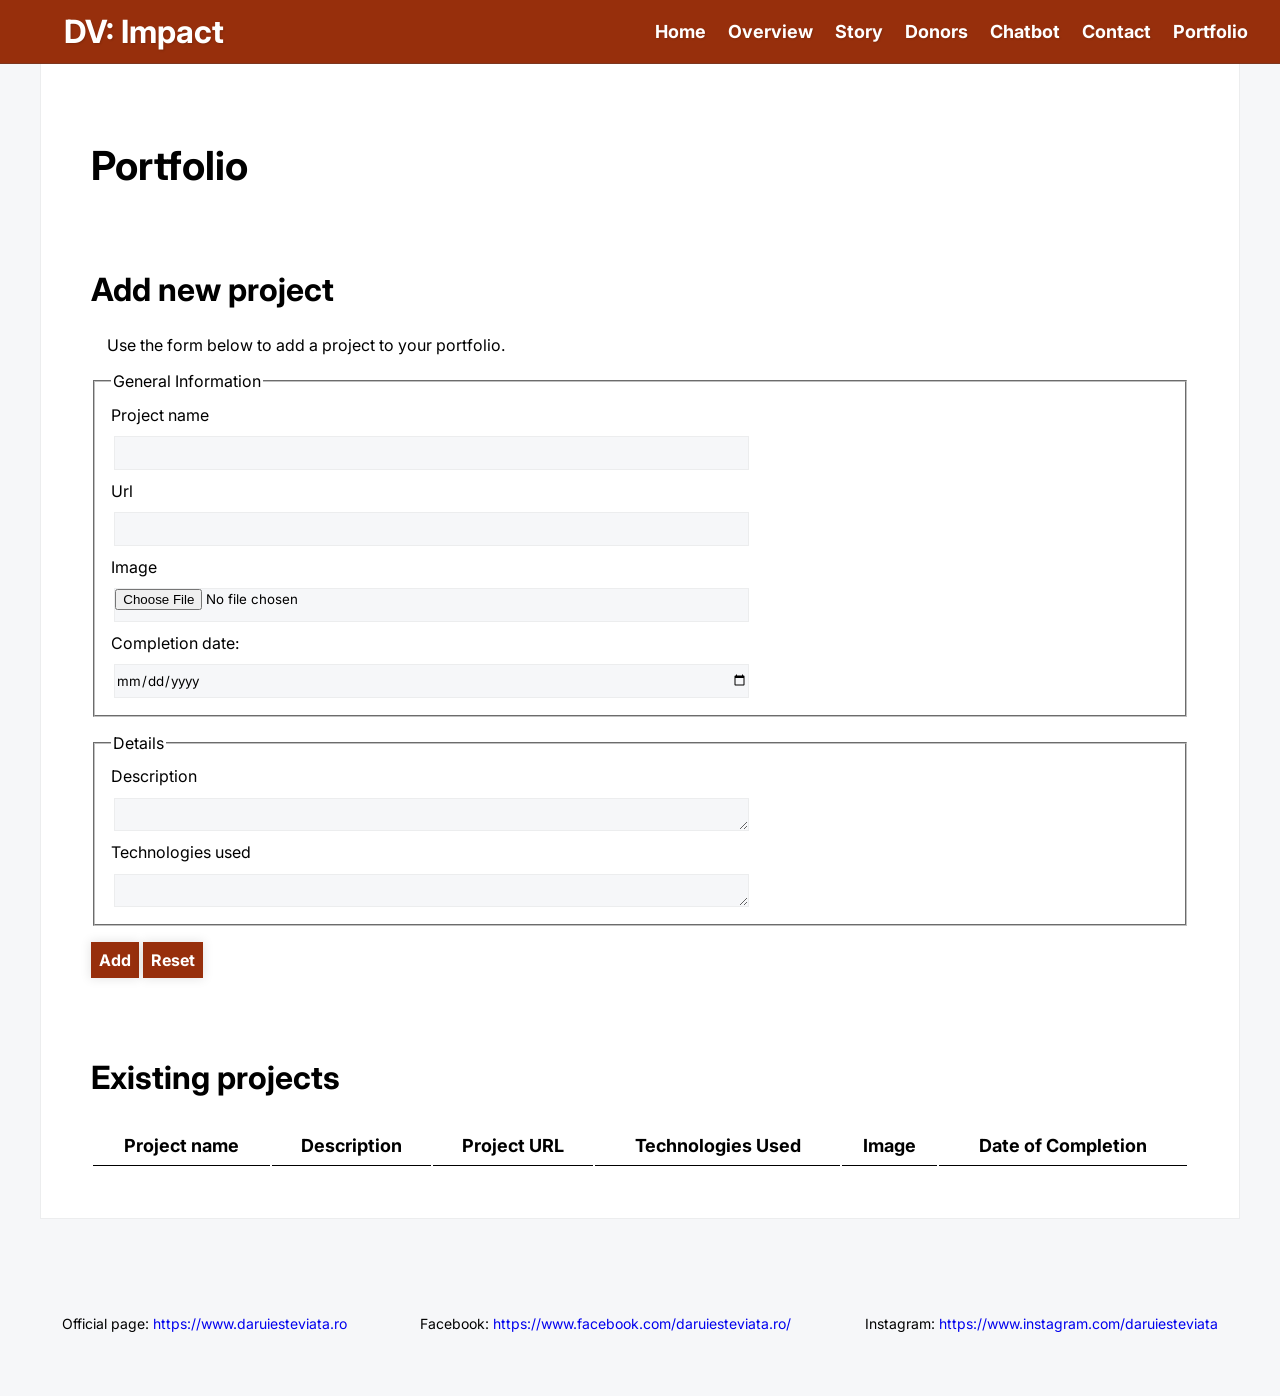
<file: portfolio.html>
<!DOCTYPE html>
<html lang="en">
    <head>
        <meta charset="UTF-8">
        <meta name="viewport" content="width=device-width">
        <title>Dăruiește Viață | The Children's Hospital</title>
        <link rel="stylesheet" type="text/css" href="css/style.css"> 

        <link rel="preconnect" href="https://fonts.googleapis.com">
        <link rel="preconnect" href="https://fonts.gstatic.com" crossorigin>
        <link href="https://fonts.googleapis.com/css2?family=Inter:ital,opsz,wght@0,14..32,100..900;1,14..32,100..900&display=swap" rel="stylesheet">
    </head>
    <body id="body">
        <a href="#main-content" class="skip-link">Skip to main content</a>
        <nav>
            <div id="navdiv">
                <a href="index.html" id="navhome">DV: Impact</a>
                <div id="navcontrols">
                    <a href="index.html">Home</a>
                    <a href="overview.html">Overview</a>
                    <a href="content.html">Story</a>
                    <a href="data.html">Donors</a>
                    <a href="chatbot.html">Chatbot</a>
                    <a href="contact.html">Contact</a>
                    <a href="portfolio.html">Portfolio</a>
                </div>
            </div>
        </nav>
        <main id="main-content">
            <div class="maindiv">
                <h1>Portfolio</h1>
                <section class="text">
                    <h2>Add new project</h2>
                    <p>Use the form below to add a project to your portfolio.</p>
                    <form novalidate id="add_project" action="#" aria-label="Add project">
                        <fieldset>
                            <legend>General Information</legend>
                            <label for="input-name">Project name</label>
                            <div class="row">
                                <input class="textinput" type="text" id="input-name" name="input-name" required>
                                <div>Enter a valid name (letters only).</div>
                            </div>
                            <label for="input-url">Url</label>
                            <div class="row">
                                <input class="textinput" type="url" id="input-url" name="input-url" required>
                                <div>Enter a valid URL.</div>
                            </div>
                            <label for="input-img">Image</label>
                            <div class="row">
                                <input type="file" class="textinput" id="input-img" name="input-img" required>
                                <div>Upload a .png image.</div>
                            </div>
                            <label for="input-date">Completion date:</label>
                            <div class="row">
                                <input class="textinput" type="date" id="input-date" name="input-date" required>
                                <div>Enter a past date.</div>
                            </div>
                        </fieldset>
                        <fieldset>
                            <legend>Details</legend>
                            <label for="input-description">Description</label>
                            <div class="row">
                                <textarea class="textinput" id="input-description" name="input-description" required></textarea>
                                <div>Enter at least 50 characters.</div>
                            </div>
                            <label for="input-technologies">Technologies used</label>
                            <div class="row">
                                <textarea class="textinput" id="input-technologies" name="input-technologies" required></textarea>
                                <div>Enter at least 50 characters.</div>
                            </div>
                        </fieldset>
                        <button type="submit">Add</button>
                        <button type="reset">Reset</button>
                    </form>
                </section>
                <section class="text">
                    <h2>Existing projects</h2>
                    <div class="overflow-x">
                        <table>
                            <thead>   
                                <tr>     
                                    <th scope="col">Project name</th>
                                    <th scope="col">Description</th>
                                    <th scope="col">Project URL</th>
                                    <th scope="col">Technologies Used</th>
                                    <th scope="col">Image</th>
                                    <th scope="col">Date of Completion</th>
                                </tr>
                            </thead>
                            <tbody id="dataTable">
                                <!-- Filled in from js side -->
                            </tbody>
                        </table>
                    </div>
                </section>
            </div>
        </main>
        <footer>
            <div class="row">
                <div>Official page: <a href="https://www.daruiesteviata.ro">https://www.daruiesteviata.ro</a></div>
                <div>Facebook: <a href="https://www.facebook.com/daruiesteviata.ro/">https://www.facebook.com/daruiesteviata.ro/</a></div>
                <div>Instagram: <a href="https://www.instagram.com/daruiesteviata">https://www.instagram.com/daruiesteviata</a></div>
            </div>
        </footer>
        <script src="portfolio.js"></script>
    <script src="animation.js"></script>
    </body>
</html>
</file>
<file: css/style.css>
html {
    box-sizing: border-box;
}
*, *::before, *::after {
    box-sizing: inherit;
}
* {
    font-family: "Inter", sans-serif;
}

h1 {
    font-size: 40px;
}

h2 {
    font-size: 32px;
}

p {
    text-align: justify;
    margin-left: 1em;
    margin-right: 1em;
    font-size: 16px;
}

@keyframes fadeIn {
    from {
        opacity: 0.0;
        transform: translateY(50px);
    }
    to {
        opacity: 1.0;
    }
}

.skip-link {
    position: absolute;
    left: -1000px;
    top: 10px;
    z-index: 9999;
    padding: 0.75rem 1.25rem;
    background: #3186d2;
    font-weight: 600;
    border-radius: 20px;
    color: #fff;
    font-weight: bold;
    text-decoration: none;
    transition: left 0.2s ease;
}
.skip-link:focus {
    left: 10px;
}

#body {
    background-color: #F6F7F9;
    margin: 0;
}


#navdiv {
    background: #972F0C;
    min-height: 4em;
    display: flex;
    justify-content: space-between;
    height: 3em;
    align-items: center;
    padding-left: 2em;
    padding-right: 2em;
    border-bottom: 1px solid #7d371f;
}

#navhome {
    color:#fff;
    font-weight: bolder;
    text-decoration: none;
    font-size: 32px;
    padding-left: 1em;
    text-shadow: 1px 1px 2px rgb(0, 0, 0, 15%);
}

#navcontrols * {
    color:#fff;
    font-weight: bolder;
    text-decoration: none;
    font-size: 18px;
    padding-left: 1em;
    text-shadow: 1px 1px 2px rgb(0, 0, 0, 15%);
}

#main-content {
    display: flex;
    justify-content: center;
    align-items: center;
    flex-direction: column;
}

.maindiv {
    background-color: #fff;
    width: min(95%, 1200px);
    max-width: 1200px;
    padding: 50px;
    margin: 0 auto 2em;
    border-left: 1px solid #ECEDEE;
    border-right: 1px solid #ECEDEE;
    border-bottom: 1px solid #ECEDEE;
}

section.animate {
    animation: fadeIn 0.8s ease forwards;
}

section {
    margin-top: 5em;    
    opacity: 0;
}

section.card {
    display: flex;
    justify-content: space-between;
    flex-direction: column;
}

section.card > * > img {
    box-shadow: 0px 0px 20px 5px rgb(0, 0, 0, 20%);
    min-width: 50%;
}

section.card > p {
    margin-top: 2em;
    margin-bottom: 2em;
    margin-right: 0;
}

footer {
    margin-top: 4em;
    margin-left: 2%;
    margin-right: 2%;
    margin-bottom: 4em;
}
footer > * {
    font-size: 14px;
}

footer > .row > * a {
    text-decoration: none;
}

.row {
    display: flex;
    flex-direction: row;
    justify-content: space-around;
    align-items: center;
    flex-wrap: wrap;
}

.column {
    display: flex;
    flex-direction: column;
    justify-content: space-around;
    align-items: center;
    padding: 2em;
}

.redirect {
    font-weight: bold;
    color:black;
    transition: color 0.2s ease;
}

.redirect:hover {
    color: #3186d2;
}

.redirect-button {
    background: #972F0C;
    box-shadow: 0px 0px 10px 1px rgb(0, 0, 0, 10%);
    width: max-content;
    padding: 0.5em;
    text-decoration: none;
    font-weight: bold;
    color: white;
    font-size: 18px;
    transition-property: transform;
    transition-duration: 200ms;
    transition-timing-function: ease-out;
}

.redirect-button:hover {
    background: #b92e00;
}

.redirect-button:active {
    transform: scale(0.9, 0.9);
}

.newscard {
    box-shadow: 0px 0px 20px 5px rgb(0, 0, 0, 10%);
    background-color: #F6F7F9;
    display: flex;
    flex-direction: column;
    align-items: center;
    border-radius: 20px;
    margin: 1em;
    flex: 1 1 0;
}

.newscard > * {
    margin: 1em;
    margin-left: 2.5em;
    margin-right: 2.5em;
}

.newscard li {
    margin-bottom: 1em;
}

section.newscard p {
    text-align: justify;
    margin: 0.5em !important;
}

.newscard img {
    border-top-left-radius: 20px;
    border-top-right-radius: 20px;
    width: 100%;
    margin: 0;
}

table {
    width: 100%;
    max-width: 100%;
}

table * {
    padding: 0.5em;
    text-align: center;
}

thead * {
    font-weight: bold;
    font-size: 18px;
    border-bottom: 1px solid black;
}

.donorTable > * > :nth-child(3) {
    text-align: left;
}

tbody > :nth-child(odd) {
    background: #f9f9f9;
}

tbody > :nth-child(even) {
    background: #e0e0e0;
}   

#dataTable img {
    max-width: 6em;
    max-height: 8em;
}

#add_project .textinput {
    max-width: 60%;
}

#add_project .row {
    justify-content: space-between;
}
table .pf {
    background-color: rgba(172, 253, 217, 0.75);
}

table .pj {
    background-color: rgba(226, 172, 255, 0.75);
}

.breakword {
  overflow-wrap: break-word;
  word-break: break-word;
}

fieldset {
    display: flex;
    flex-direction: column;
    justify-content: space-around;
    margin-bottom: 1em;
}

fieldset * {
    margin: 0.25em;
}

fieldset .textinput:user-invalid {
    background-color: rgb(253, 226, 226);
    border: 1px solid rgb(245, 159, 159);
}

fieldset .textinput:user-invalid + div {
    visibility: visible;
}

fieldset .textinput + div {
    visibility: hidden;
    min-width:fit-content;
    color: red;
}

fieldset .textinput {
    height: 2.5em;
    width: 100%;
    border: 1px solid #ECEDEE;
    border-radius: 0px;
    background-color: #F6F7F9;
}

.overflow-x {
    overflow-x: auto;
}

button {
    background: #972F0C;
    box-shadow: 0px 0px 10px 1px rgb(0, 0, 0, 10%);
    border: none;
    font-weight: bold;
    padding: 0.5em;
    color: white;
    text-align: center;
    text-decoration: none;
    display: inline-block;
    font-size: 16px;
    cursor: pointer;
} 

img.aside {
    max-width: 33%;
    box-shadow: 0px 0px 10px 1px rgb(0, 0, 0, 20%);
}

.gallery {
    display: grid;
    grid-template-columns: auto auto;
    align-items: center;
    justify-content: center;
}


.gallery * {
    max-width: 30em;
    padding: 1em;
}

.responsive-grid {
    display: grid;
    justify-content: center;
}

@media (orientation: landscape) {
    .responsive-grid {
        grid-template-columns: auto auto;
    }
}

@media (orientation: portrait) {
    .responsive-grid {
        grid-template-columns: auto;
    }
}

button {
    transition: transform 0.2s ease;
}

button:hover {
    background: #b82f01;
}

button:active {
    transform: scale(0.9, 0.9);
}
</file>
<file: card.css>
* {
    font-family: Verdana, Geneva, Tahoma, sans-serif;
}

h1 {
    font-size: 48px;
    font-family: Georgia, 'Times New Roman', Times, serif;
    font-weight: bolder;
    color: #171818;
    margin: 5px;
}

h2 {
    font-size: 16px;
    color: #8d9091;
    margin: 5px;
}

.logo {
    width: 16px;
    height: 16px;
}

a.contact {
    font-style: normal;
    font-family: monospace;
    font-size: 16px;
    font-weight: bold;

}

div#maindiv {
    display: flex;
    justify-content: center;
}

div#card {
    margin-top: 50px;
    background-color: #ffffff;
    align-self: center;
    box-shadow: rgba(100, 100, 111, 0.1) 0px 7px 29px 0px;
    border-radius: 25px;
    width: 50%;
    padding: 50px;
}

.flexrow {
    display: flex;
    flex-wrap: wrap;
    justify-content: space-between;
}

.flexcolumn {
    display: flex;
    flex-wrap: wrap;
    justify-content: space-between;
    flex-direction: column;   
}

img#image {
    width: 250px;
    height: 250px;
    border-radius: 100%;
    box-shadow: rgba(100, 100, 111, 0.33) 0px 7px 29px 0px;
}
</file>
<file: css/chatbot.css>
#messages {
    border: 2px solid rgb(194, 192, 192);
    min-height: 20em;
    max-height: 20em;
    flex: 1;
    overflow: scroll;
    justify-content: flex-start;
    align-items: flex-start;
}

#messages * {
    margin: 0;
}

#chatbox {
    flex: 1;
    overflow: auto;
    outline: none;
    resize: none;
    padding: 0.5em;
    margin: 1em;
}
</file>
